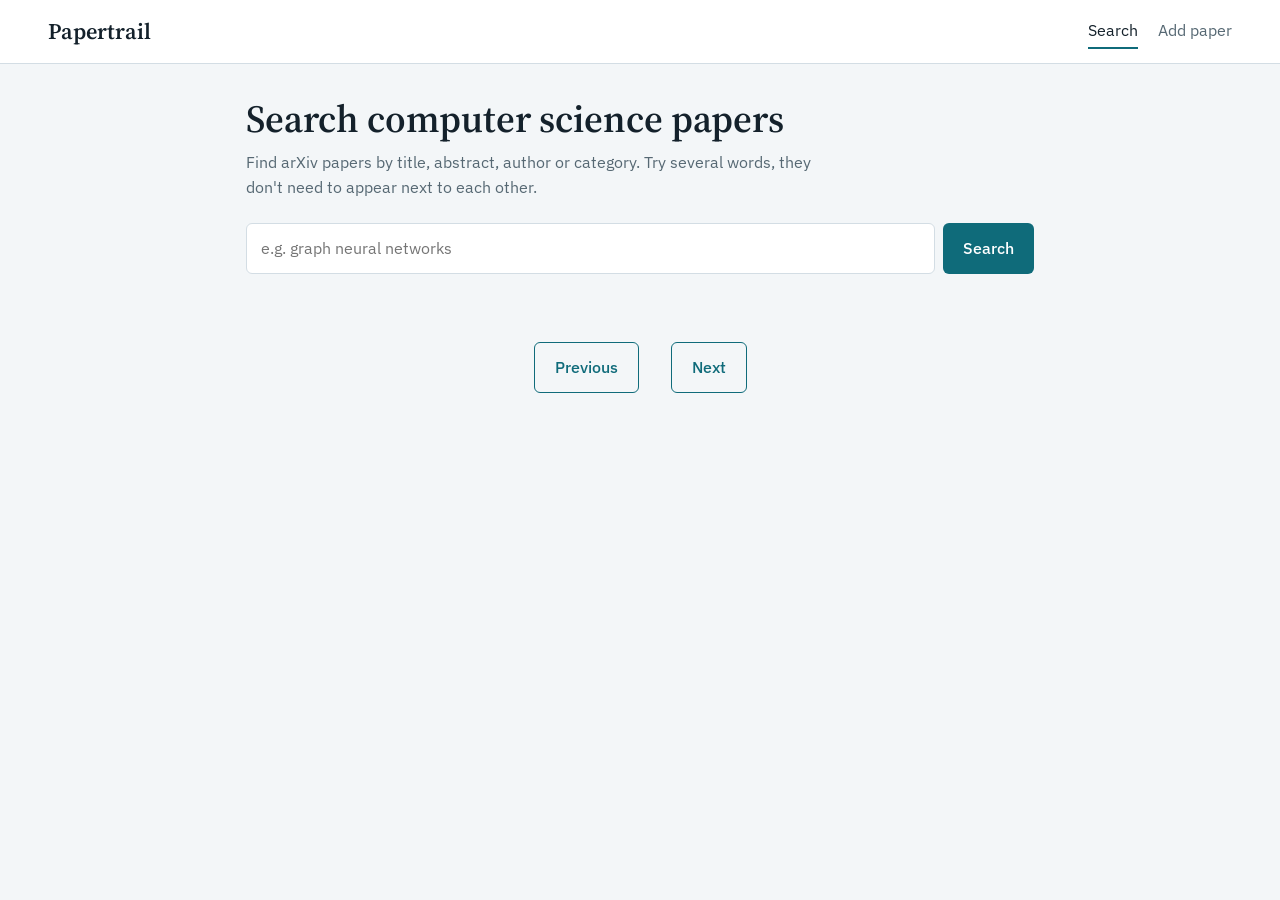
<file: frontend/index.html>
<!doctype html>
<html lang="en">
<head>
<meta charset="utf-8">
<meta name="viewport" content="width=device-width, initial-scale=1">
<title>Papertrail: search computer science papers</title>
<link rel="preconnect" href="https://fonts.googleapis.com"><link rel="preconnect" href="https://fonts.gstatic.com" crossorigin>
<link href="https://fonts.googleapis.com/css2?family=IBM+Plex+Sans:wght@400;500;600&family=Source+Serif+4:wght@600&display=swap" rel="stylesheet">
<link rel="stylesheet" href="style.css">
</head>
<body>
<a class="skip" href="#main">Skip to content</a>
<header class="top">
  <a class="brand" href="index.html">Papertrail</a>
  <nav aria-label="Main"><a href="index.html" aria-current="page">Search</a><a href="add.html">Add paper</a></nav>
</header>
<main id="main">
  <h1>Search computer science papers</h1>
  <p class="lead">Find arXiv papers by title, abstract, author or category. Try several words, they don't need to appear next to each other.</p>
  <form id="search-form" role="search">
    <div class="combo">
      <label class="sr" for="q">Search papers</label>
      <input id="q" type="search" autocomplete="off" placeholder="e.g. graph neural networks"
        role="combobox" aria-expanded="false" aria-controls="suggestions" aria-autocomplete="list">
      <ul id="suggestions" role="listbox" aria-label="Suggestions" hidden></ul>
    </div>
    <button type="submit">Search</button>
  </form>
  <p id="status" aria-live="polite"></p>
  <ol id="results" class="results"></ol>
  <nav id="pager" class="pager" aria-label="Pagination" hidden>
    <button type="button" class="ghost" id="prev">Previous</button>
    <span id="page-info"></span>
    <button type="button" class="ghost" id="next">Next</button>
  </nav>
</main>
<script src="app.js"></script>
</body>
</html>
</file>
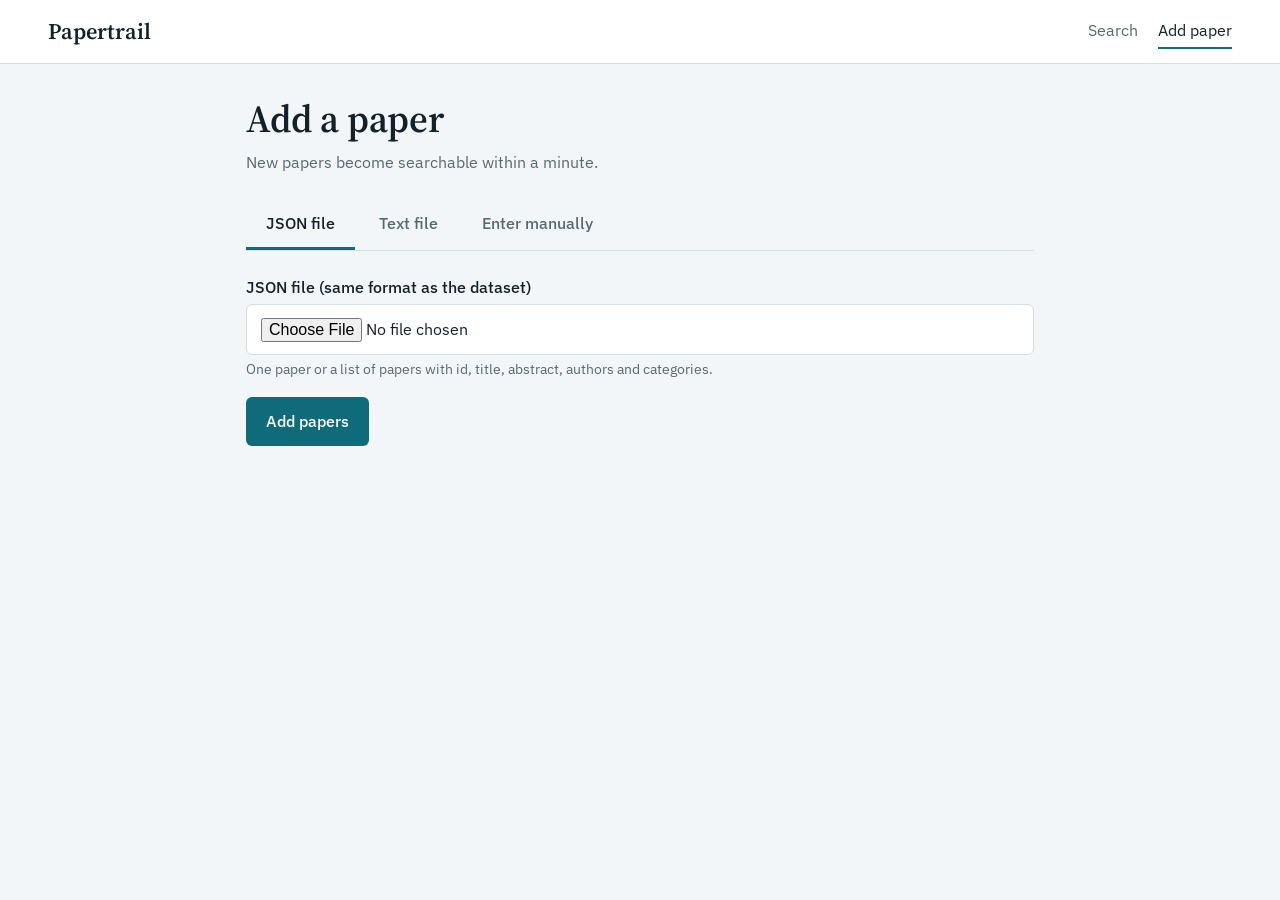
<file: frontend/add.html>
<!doctype html>
<html lang="en">
<head>
<meta charset="utf-8">
<meta name="viewport" content="width=device-width, initial-scale=1">
<title>Add a paper | Papertrail</title>
<link rel="preconnect" href="https://fonts.googleapis.com"><link rel="preconnect" href="https://fonts.gstatic.com" crossorigin>
<link href="https://fonts.googleapis.com/css2?family=IBM+Plex+Sans:wght@400;500;600&family=Source+Serif+4:wght@600&display=swap" rel="stylesheet">
<link rel="stylesheet" href="style.css">
</head>
<body>
<a class="skip" href="#main">Skip to content</a>
<header class="top">
  <a class="brand" href="index.html">Papertrail</a>
  <nav aria-label="Main"><a href="index.html">Search</a><a href="add.html" aria-current="page">Add paper</a></nav>
</header>
<main id="main">
  <h1>Add a paper</h1>
  <p class="lead">New papers become searchable within a minute.</p>
  <div class="tabs" role="tablist" aria-label="How to add">
    <button role="tab" id="t-json" aria-controls="p-json" aria-selected="true">JSON file</button>
    <button role="tab" id="t-text" aria-controls="p-text" aria-selected="false" tabindex="-1">Text file</button>
    <button role="tab" id="t-manual" aria-controls="p-manual" aria-selected="false" tabindex="-1">Enter manually</button>
  </div>

  <section class="panel" id="p-json" role="tabpanel" aria-labelledby="t-json">
    <form data-kind="json">
      <label for="f-json">JSON file (same format as the dataset)</label>
      <input id="f-json" name="file" type="file" accept=".json,.jsonl" required>
      <p class="hint">One paper or a list of papers with id, title, abstract, authors and categories.</p>
      <p><button type="submit">Add papers</button></p>
    </form>
  </section>

  <section class="panel" id="p-text" role="tabpanel" aria-labelledby="t-text" hidden>
    <form data-kind="text">
      <label for="f-text">Text file (.txt)</label>
      <input id="f-text" name="file" type="file" accept=".txt" required>
      <p class="hint">First line is the title. The rest is the abstract.</p>
      <p><button type="submit">Add paper</button></p>
    </form>
  </section>

  <section class="panel" id="p-manual" role="tabpanel" aria-labelledby="t-manual" hidden>
    <form data-kind="manual">
      <label for="m-title">Title</label><input id="m-title" name="title" required>
      <label for="m-abs">Abstract</label><textarea id="m-abs" name="abstract" rows="6" required></textarea>
      <label for="m-auth">Authors</label><input id="m-auth" name="authors" placeholder="Ada Lovelace, Alan Turing">
      <p class="hint">Separate names with commas.</p>
      <label for="m-cat">Categories</label><input id="m-cat" name="categories" placeholder="cs.AI, cs.LG">
      <p><button type="submit">Add paper</button></p>
    </form>
  </section>
  <div id="msg" class="msg" role="status" hidden></div>
</main>
<script src="app.js"></script>
</body>
</html>
</file>
<file: frontend/style.css>
:root{--bg:#f3f6f8;--surface:#fff;--ink:#14212b;--muted:#566873;--line:#d3dde4;--accent:#0f6b7a;--accent-ink:#fff;--mark:#ffe7a0;--err:#a52a2a;--ok:#1d6b3a;
--sans:"IBM Plex Sans",system-ui,sans-serif;--serif:"Source Serif 4",Georgia,serif}
@media (prefers-color-scheme:dark){:root{--bg:#0e161c;--surface:#16212a;--ink:#e6eef3;--muted:#9fb1bc;--line:#2a3a46;--accent:#4fc3d4;--accent-ink:#0e161c;--mark:#5a4a12;--err:#ff8c8c;--ok:#7fd69b}}
*{box-sizing:border-box}
body{margin:0;background:var(--bg);color:var(--ink);font:16px/1.55 var(--sans)}
.sr,.skip:not(:focus){position:absolute;width:1px;height:1px;overflow:hidden;clip:rect(0 0 0 0)}
.skip:focus{position:fixed;top:8px;left:8px;background:var(--surface);padding:8px 12px;z-index:9}
a{color:var(--accent)}
:focus-visible{outline:3px solid var(--accent);outline-offset:2px}
.top{display:flex;justify-content:space-between;align-items:center;padding:14px clamp(16px,4vw,48px);border-bottom:1px solid var(--line);background:var(--surface)}
.brand{font:600 1.4rem var(--serif);color:var(--ink);text-decoration:none}
.top nav{display:flex;gap:20px}
.top nav a{color:var(--muted);text-decoration:none;padding:4px 0;border-bottom:2px solid transparent}
.top nav a[aria-current]{color:var(--ink);border-color:var(--accent)}
main{max-width:820px;margin:0 auto;padding:32px 16px 64px}
h1{font:600 clamp(1.7rem,4vw,2.4rem)/1.2 var(--serif);margin:0 0 8px}
.lead{color:var(--muted);margin:0 0 24px;max-width:60ch}
#search-form{display:flex;gap:8px}
.combo{position:relative;flex:1}
input,textarea,select{width:100%;font:inherit;color:var(--ink);background:var(--surface);border:1px solid var(--line);border-radius:6px;padding:12px 14px}
button{font:inherit;font-weight:500;background:var(--accent);color:var(--accent-ink);border:0;border-radius:6px;padding:12px 20px;cursor:pointer}
button:disabled{opacity:.5;cursor:default}
button.ghost{background:transparent;color:var(--accent);border:1px solid var(--accent)}
#suggestions{position:absolute;left:0;right:0;top:calc(100% + 4px);margin:0;padding:4px;list-style:none;background:var(--surface);border:1px solid var(--line);border-radius:6px;box-shadow:0 8px 24px rgba(0,0,0,.12);z-index:5}
#suggestions li{padding:8px 10px;border-radius:4px;cursor:pointer}
#suggestions li[aria-selected=true],#suggestions li:hover{background:var(--bg)}
#status{color:var(--muted);margin:20px 0 8px;min-height:1.5em}
.results{list-style:none;margin:0;padding:0}
.result{padding:18px 0;border-top:1px solid var(--line)}
.result h2{font:600 1.15rem/1.3 var(--serif);margin:0 0 4px}
.result .meta{color:var(--muted);font-size:.88rem;display:flex;flex-wrap:wrap;gap:4px 12px}
.chip{border:1px solid var(--line);border-radius:999px;padding:0 8px;font-size:.8rem}
.result p{margin:8px 0 0;max-width:70ch}
mark{background:var(--mark);color:inherit;padding:0 2px;border-radius:2px}
.empty{padding:32px 0;color:var(--muted)}
.pager{display:flex;align-items:center;justify-content:center;gap:16px;margin-top:24px}
.tabs{display:flex;gap:4px;border-bottom:1px solid var(--line);margin:24px 0}
.tabs button{background:none;color:var(--muted);border-radius:6px 6px 0 0;border-bottom:3px solid transparent}
.tabs button[aria-selected=true]{color:var(--ink);border-color:var(--accent)}
.panel label{display:block;font-weight:500;margin:16px 0 4px}
.hint{color:var(--muted);font-size:.88rem;margin:4px 0 0}
.msg{margin-top:16px;padding:10px 14px;border-radius:6px;border:1px solid var(--line)}
.msg.ok{color:var(--ok)}.msg.err{color:var(--err)}
@media (max-width:520px){#search-form{flex-direction:column}}
@media (prefers-reduced-motion:reduce){*{transition:none!important;animation:none!important}}
</file>
